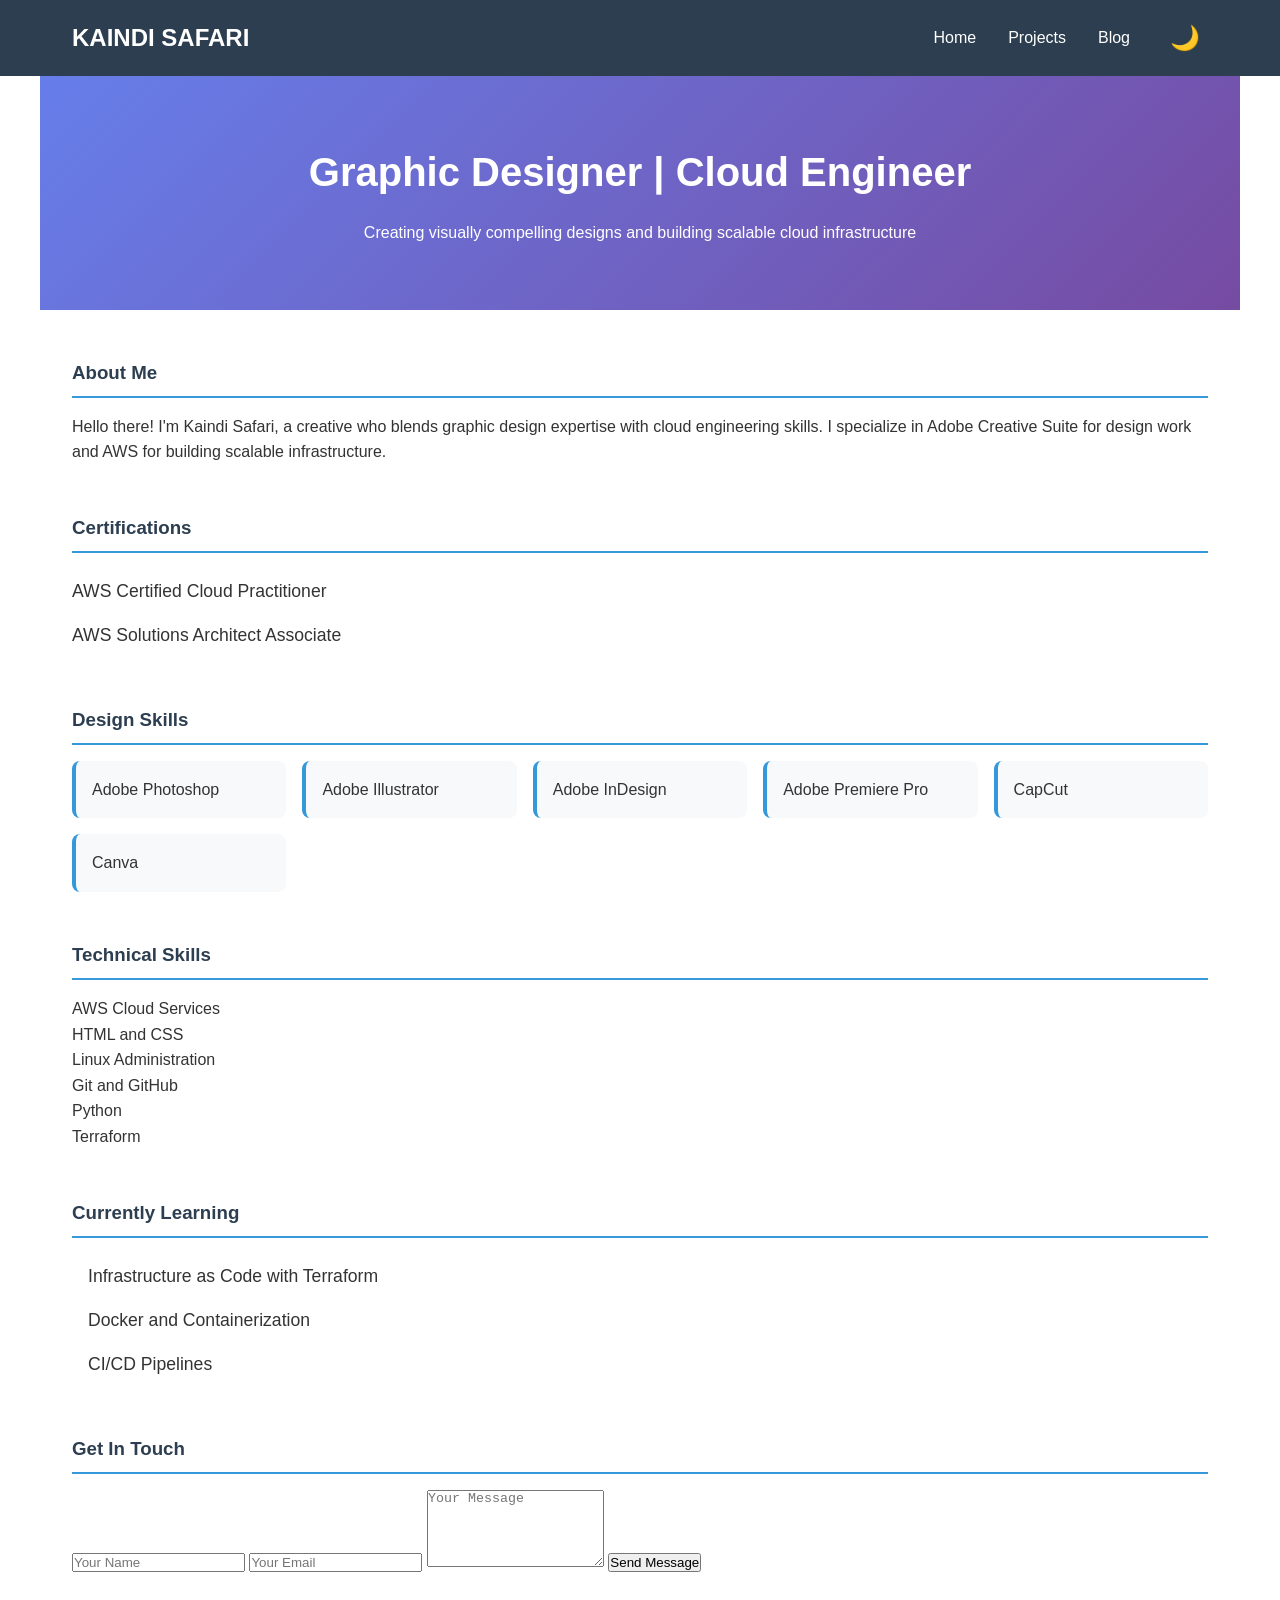
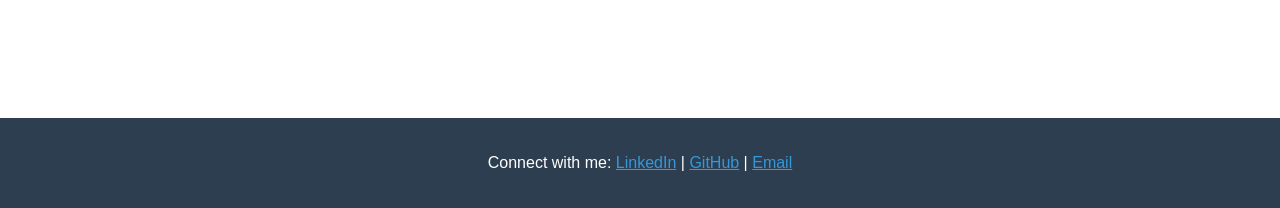
<file: index.html>
<!DOCTYPE html>
<html lang="en">
<head>
    <meta charset="UTF-8">
    <meta name="viewport" content="width=device-width, initial-scale=1.0">
    <title>Kaindi Safari - Graphic Designer and Cloud Engineer</title>
    <link rel="stylesheet" href="style.css">
</head>
<body>
    <header>
        <nav>
            <h1>KAINDI SAFARI</h1>
            <ul>
                <li><a href="index.html">Home</a></li>
                <li><a href="projects.html">Projects</a></li>
                <li><a href="blog.html">Blog</a></li>
                <li><button id="darkModeToggle">🌙</button></li>
            </ul>
        </nav>
    </header>

    <main>
        <section class="hero">
            <h2>Graphic Designer | Cloud Engineer</h2>
            <p>Creating visually compelling designs and building scalable cloud infrastructure</p>
        </section>

        <section class="about">
            <h3>About Me</h3>
            <p>Hello there! I'm Kaindi Safari, a creative who blends graphic design expertise with cloud engineering skills. I specialize in Adobe Creative Suite for design work and AWS for building scalable infrastructure.</p>
        </section>

        <section class="certifications">
            <h3>Certifications</h3>
            <ul>
                <li> AWS Certified Cloud Practitioner</li>
                <li> AWS Solutions Architect Associate</li>
            </ul>
        </section>

        <section class="skills">
            <h3>Design Skills</h3>
            <div class="skills-grid">
                <div class="skill-item"> Adobe Photoshop</div>
                <div class="skill-item"> Adobe Illustrator</div>
                <div class="skill-item"> Adobe InDesign</div>
                <div class="skill-item"> Adobe Premiere Pro</div>
                <div class="skill-item"> CapCut</div>
                <div class="skill-item"> Canva</div>
            </div>
        </section>

        <section class="skills-bars">
            <h3>Technical Skills</h3>
            <div class="skill-bar">
                <div class="skill-name">AWS Cloud Services</div>
                <div class="bar">
                    <div class="progress" style="width: 60%"></div>
                </div>
            </div>
            <div class="skill-bar">
                <div class="skill-name">HTML and CSS</div>
                <div class="bar">
                    <div class="progress" style="width: 70%"></div>
                </div>
            </div>
            <div class="skill-bar">
                <div class="skill-name">Linux Administration</div>
                <div class="bar">
                    <div class="progress" style="width: 50%"></div>
                </div>
            </div>
            <div class="skill-bar">
                <div class="skill-name">Git and GitHub</div>
                <div class="bar">
                    <div class="progress" style="width: 65%"></div>
                </div>
            </div>
            <div class="skill-bar">
                <div class="skill-name">Python</div>
                <div class="bar">
                    <div class="progress" style="width: 40%"></div>
                </div>
            </div>
            <div class="skill-bar">
                <div class="skill-name">Terraform</div>
                <div class="bar">
                    <div class="progress" style="width: 30%"></div>
                </div>
            </div>
        </section>

        <section class="learning">
            <h3>Currently Learning</h3>
            <ul>
                <li> Infrastructure as Code with Terraform</li>
                <li> Docker and Containerization</li>
                <li> CI/CD Pipelines</li>
            </ul>
        </section>

        <section class="contact">
            <h3>Get In Touch</h3>
            <form class="contact-form">
                <input type="text" placeholder="Your Name" required>
                <input type="email" placeholder="Your Email" required>
                <textarea placeholder="Your Message" rows="5" required></textarea>
                <button type="submit">Send Message</button>
            </form>
        </section>
    </main>

    <footer>
        <p>Connect with me: <a href="https://linkedin.com/in/kaindisafari" target="_blank">LinkedIn</a> | <a href="https://github.com/kaindisafari" target="_blank">GitHub</a> | <a href="mailto:kaindisafari020@gmail.com">Email</a></p>
    </footer>

    <script>
        const toggle = document.getElementById('darkModeToggle');
        
        // Check if user previously selected dark mode
        if (localStorage.getItem('darkMode') === 'enabled') {
            document.body.classList.add('dark-mode');
            toggle.textContent = '☀️';
        }
        
        // Toggle dark mode
        toggle.addEventListener('click', () => {
            document.body.classList.toggle('dark-mode');
            
            if (document.body.classList.contains('dark-mode')) {
                toggle.textContent = '☀️';
                localStorage.setItem('darkMode', 'enabled');
            } else {
                toggle.textContent = '🌙';
                localStorage.setItem('darkMode', 'disabled');
            }
        });
    </script>
</body>
</html>
</file>
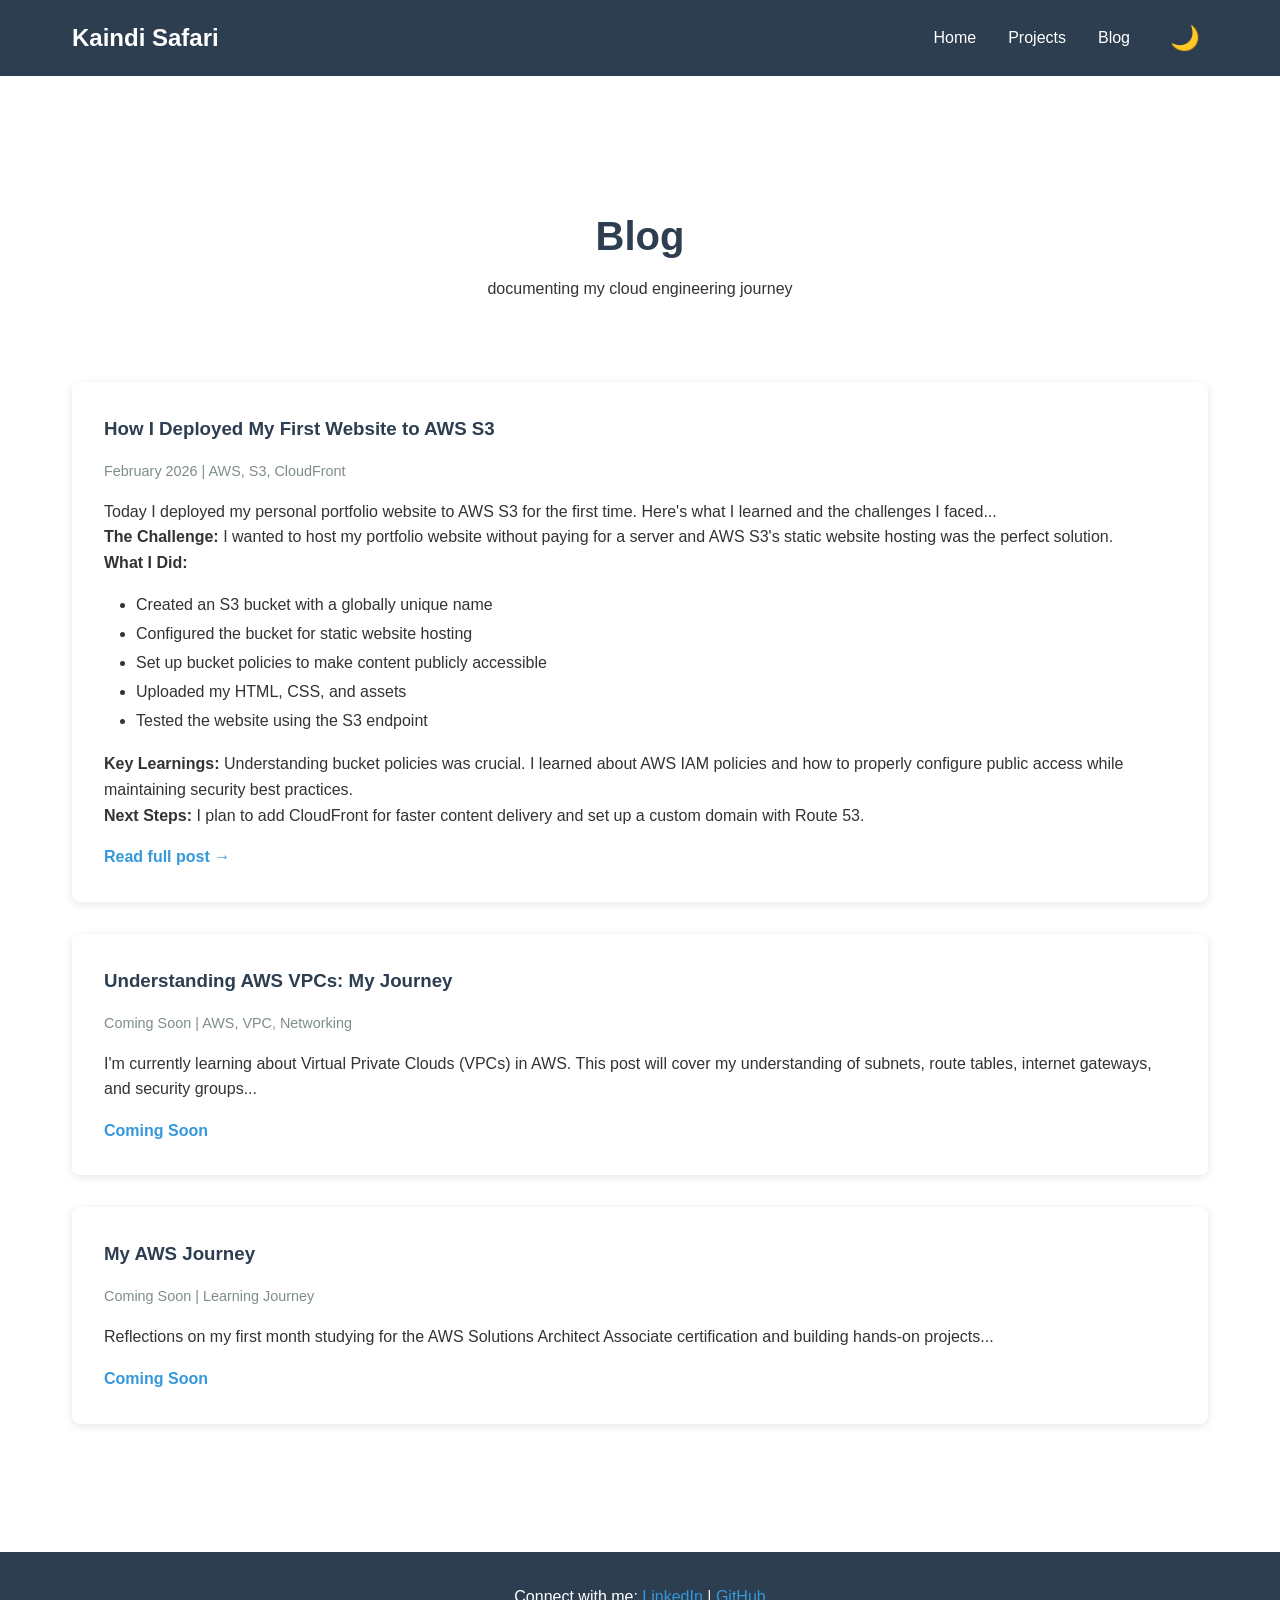
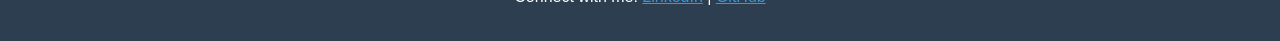
<file: blog.html>
<!DOCTYPE html>
<html lang="en">
<head>
    <meta charset="UTF-8">
    <meta name="viewport" content="width=device-width, initial-scale=1.0">
    <title>Blog - Kaindi Safari</title>
    <link rel="stylesheet" href="style.css">
</head>
<body>
    <header>
        <nav>
            <h1>Kaindi Safari</h1>
            <ul>
                <li><a href="index.html">Home</a></li>
                <li><a href="projects.html">Projects</a></li>
                <li><a href="blog.html">Blog</a></li>
                <li><button id="darkModeToggle">🌙</button></li>
            </ul>
        </nav>
    </header>

    <main>
        <section class="page-header">
            <h2>Blog</h2>
            <p> documenting my cloud engineering journey</p>
        </section>
        <article class="blog-post">
            <h3>How I Deployed My First Website to AWS S3</h3>
            <p class="post-meta">February 2026 | AWS, S3, CloudFront</p>
            <p>Today I deployed my personal portfolio website to AWS S3 for the first time. Here's what I learned and the challenges I faced...</p>
            <p><strong>The Challenge:</strong> I wanted to host my portfolio website without paying for a server and AWS S3's static website hosting was the perfect solution.</p>
            <p><strong>What I Did:</strong></p>
            <ul>
                <li>Created an S3 bucket with a globally unique name</li>
                <li>Configured the bucket for static website hosting</li>
                <li>Set up bucket policies to make content publicly accessible</li>
                <li>Uploaded my HTML, CSS, and assets</li>
                <li>Tested the website using the S3 endpoint</li>
            </ul>
            <p><strong>Key Learnings:</strong> Understanding bucket policies was crucial. I learned about AWS IAM policies and how to properly configure public access while maintaining security best practices.</p>
            <p><strong>Next Steps:</strong> I plan to add CloudFront for faster content delivery and set up a custom domain with Route 53.</p>
            <a href="#" class="read-more">Read full post →</a>
        </article>

        <article class="blog-post">
            <h3>Understanding AWS VPCs: My Journey</h3>
            <p class="post-meta">Coming Soon |  AWS, VPC, Networking</p>
            <p>I'm currently learning about Virtual Private Clouds (VPCs) in AWS. This post will cover my understanding of subnets, route tables, internet gateways, and security groups...</p>
            <a href="#" class="read-more">Coming Soon</a>
        </article>

        <article class="blog-post">
            <h3>My AWS Journey</h3>
            <p class="post-meta"> Coming Soon |  Learning Journey</p>
            <p>Reflections on my first month studying for the AWS Solutions Architect Associate certification and building hands-on projects...</p>
            <a href="#" class="read-more">Coming Soon</a>
        </article>
    </main>

    <footer>
        <p>Connect with me: <a href="https://linkedin.com/in/kaindisafari">LinkedIn</a> | <a href="https://github.com/kaindisafari">GitHub</a></p>
    </footer>
    <script>
        const toggle = document.getElementById('darkModeToggle');
        
        // Check if user previously selected dark mode
        if (localStorage.getItem('darkMode') === 'enabled') {
            document.body.classList.add('dark-mode');
            toggle.textContent = '☀️';
        }
        
        // Toggle dark mode
        toggle.addEventListener('click', () => {
            document.body.classList.toggle('dark-mode');
            
            if (document.body.classList.contains('dark-mode')) {
                toggle.textContent = '☀️';
                localStorage.setItem('darkMode', 'enabled');
            } else {
                toggle.textContent = '🌙';
                localStorage.setItem('darkMode', 'disabled');
            }
        });
    </script>
</body>
</html>
</file>
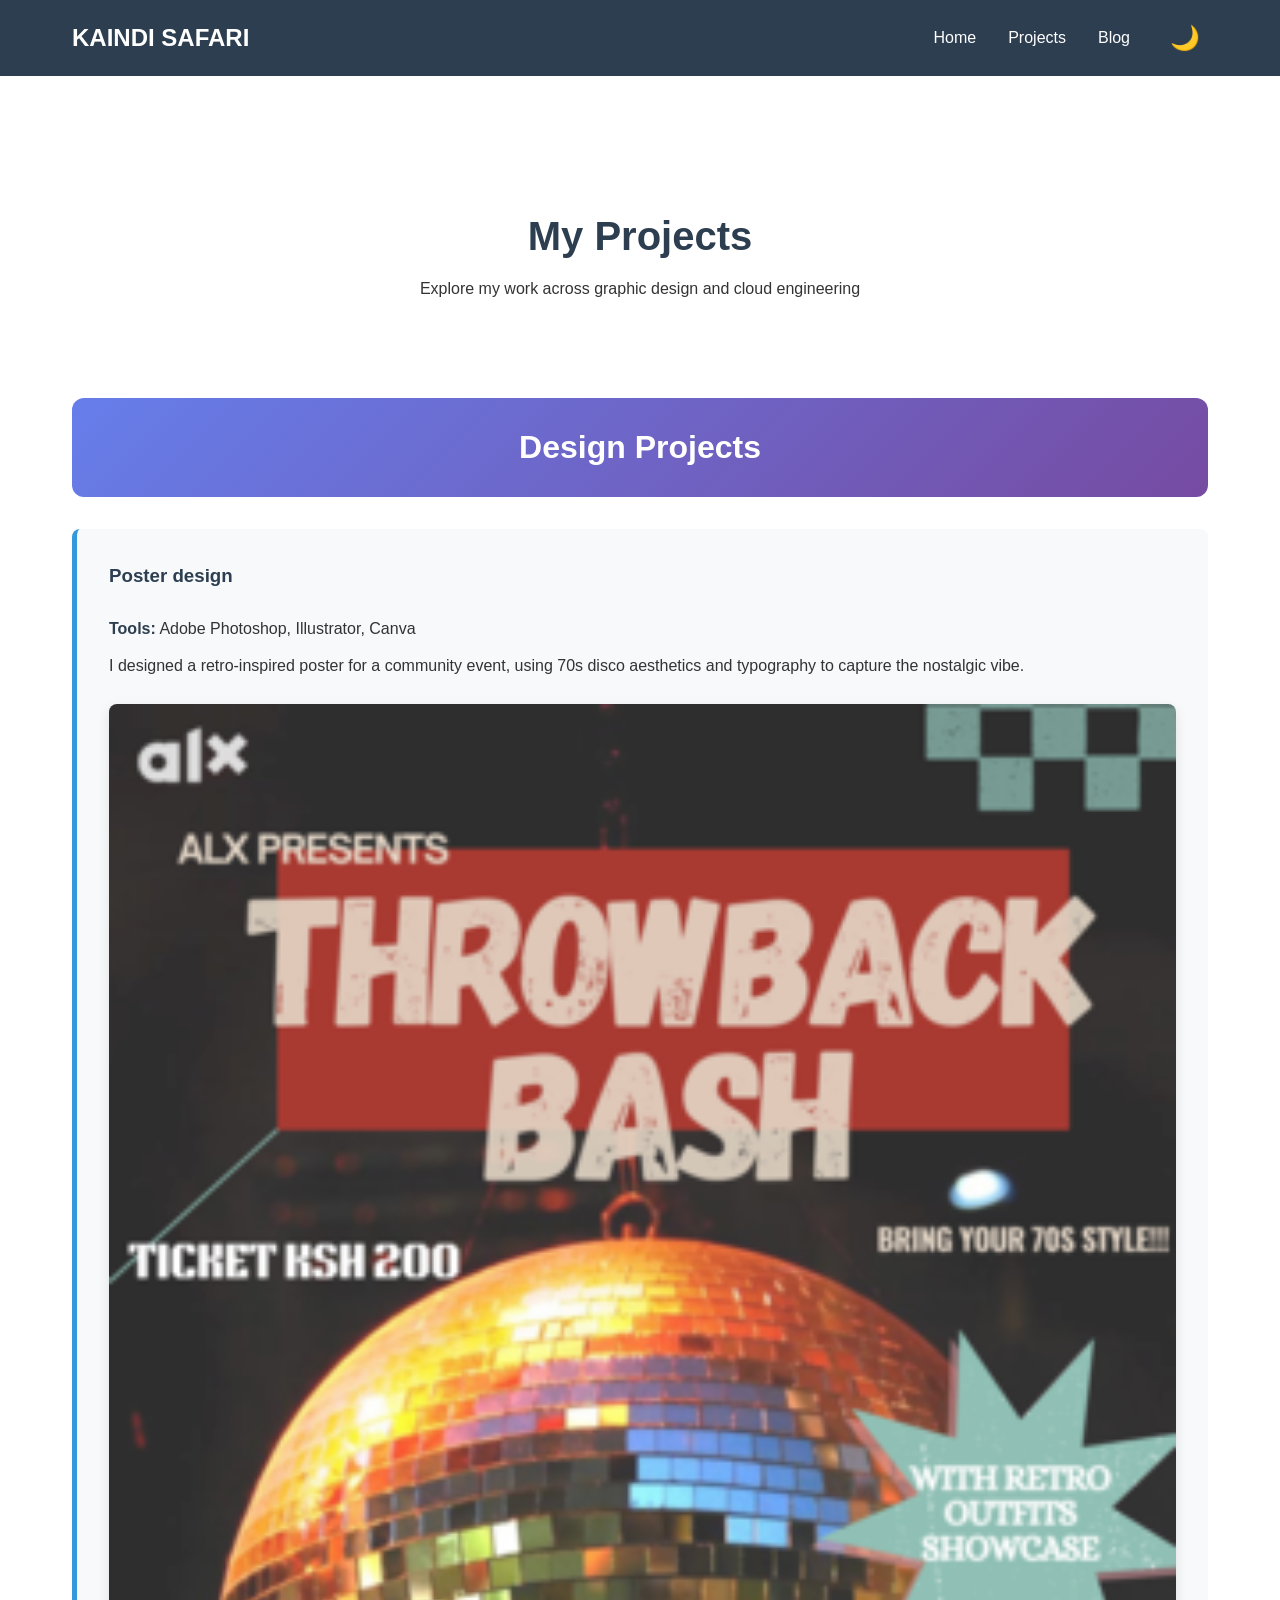
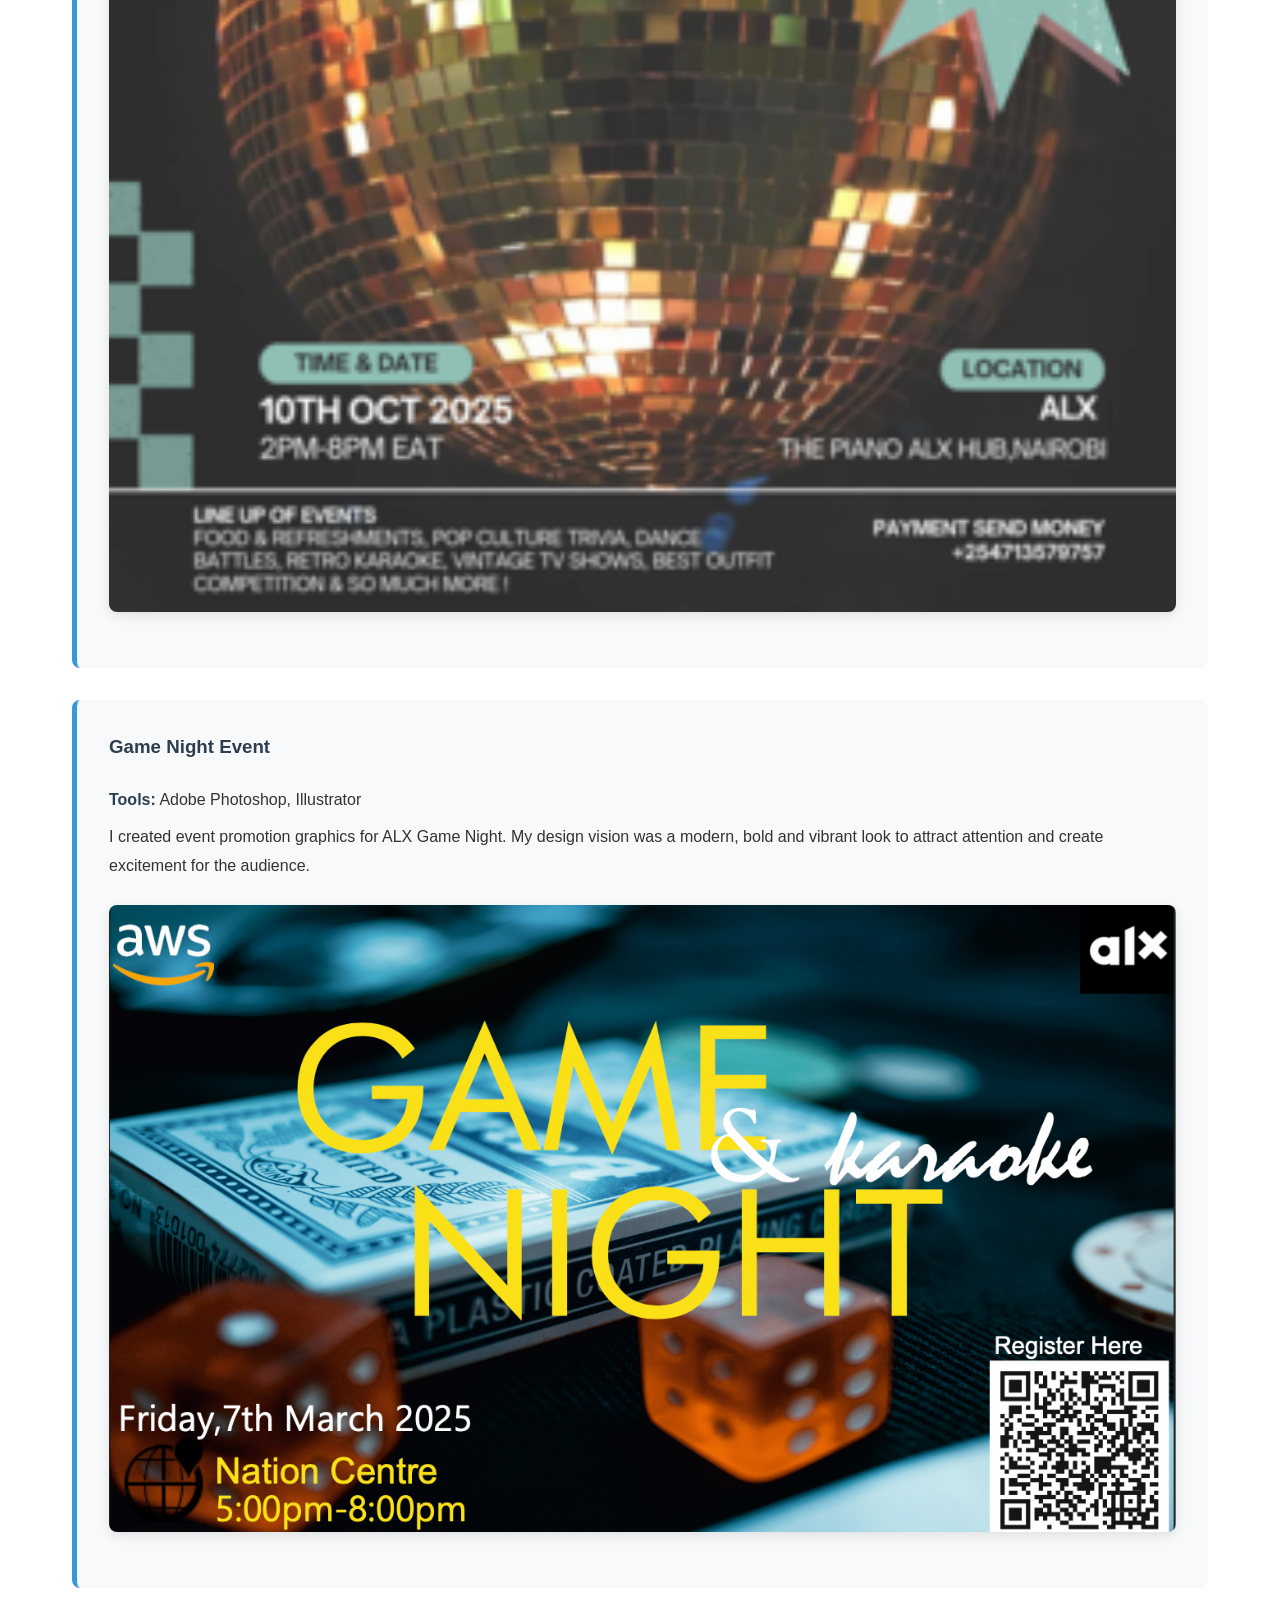
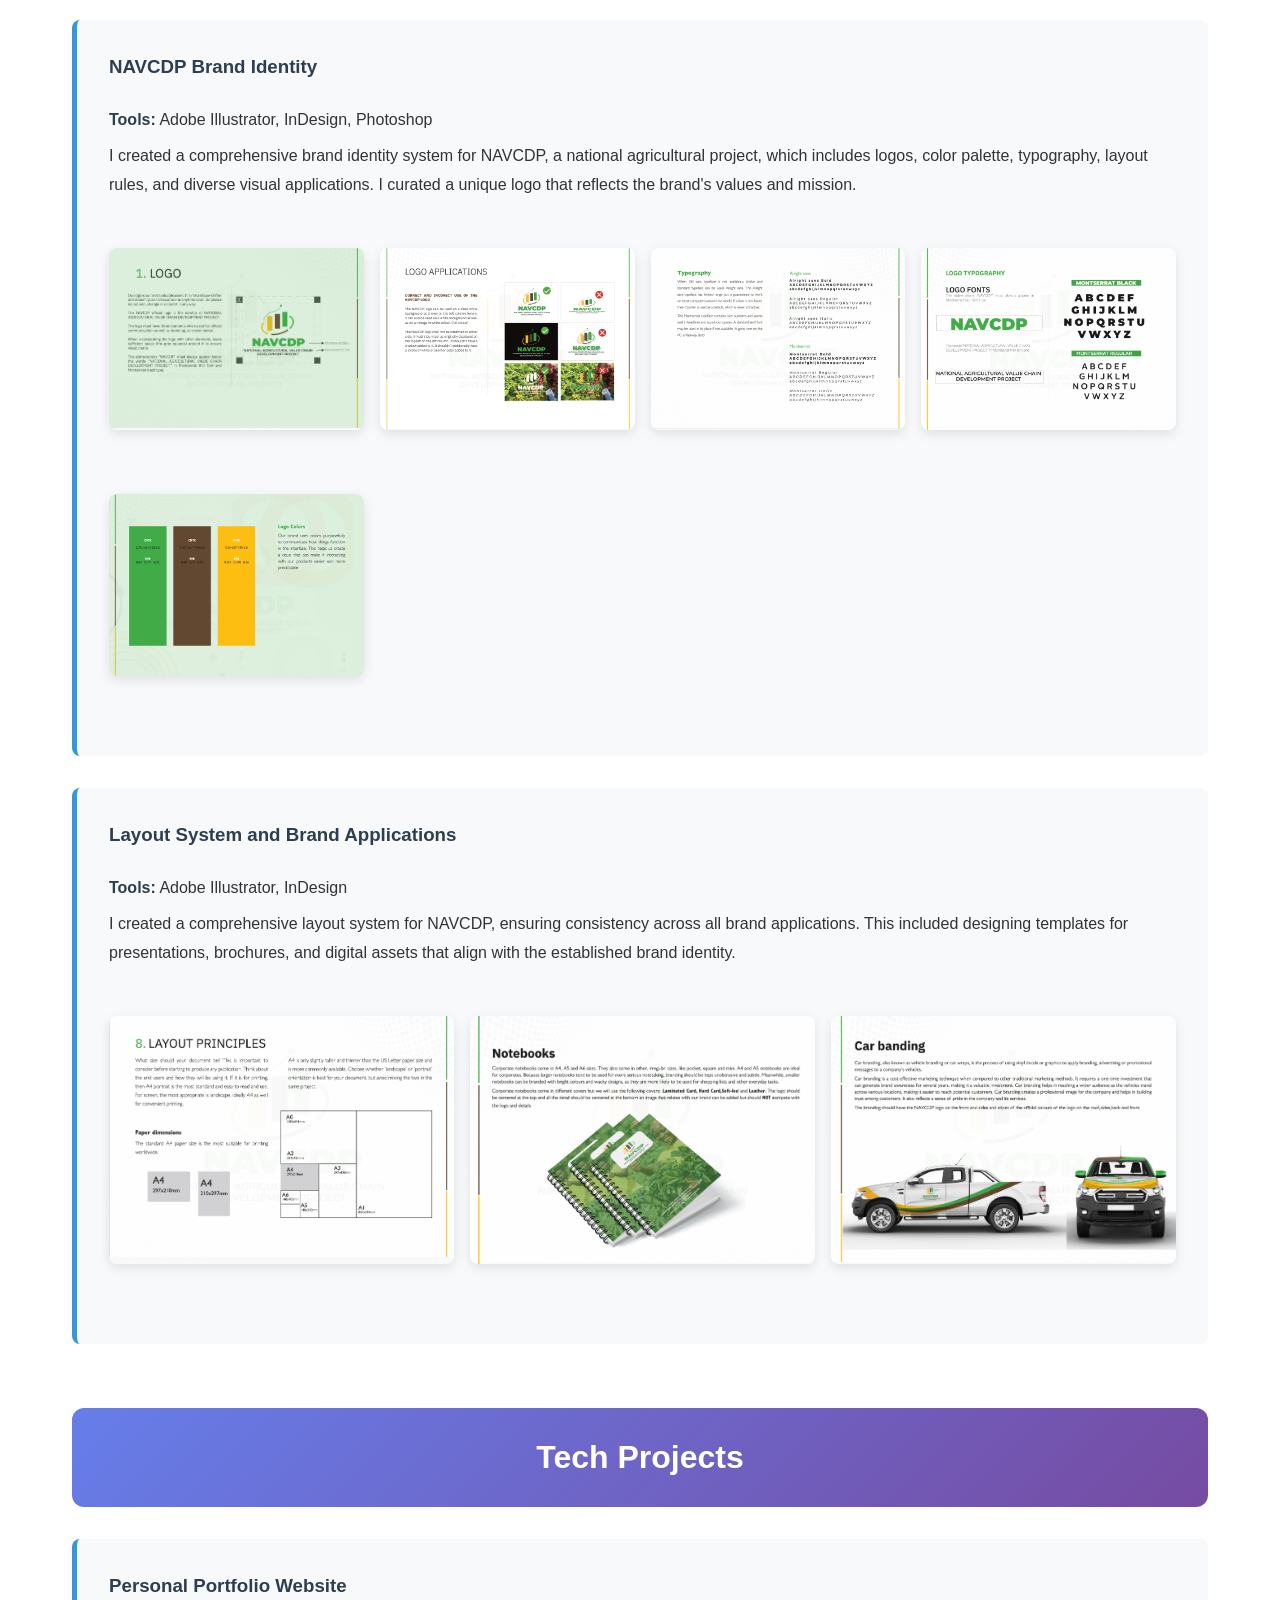
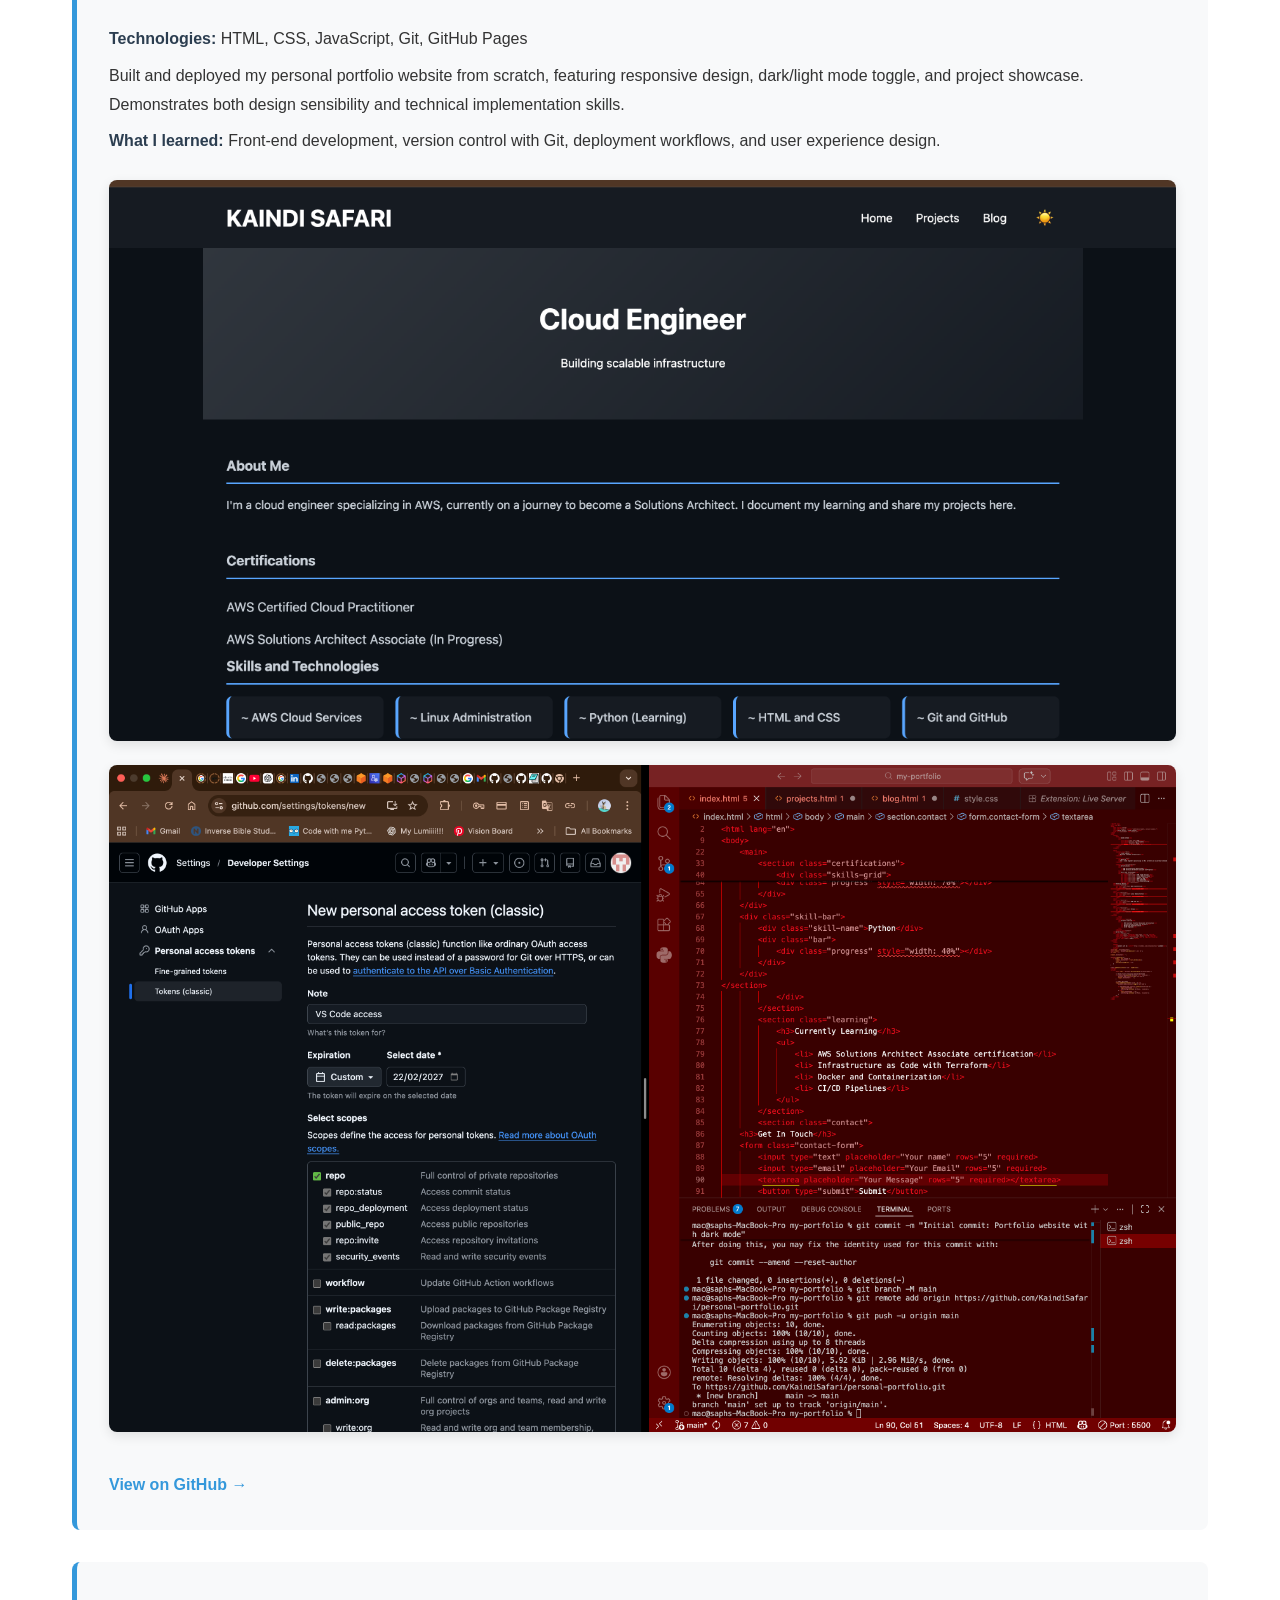
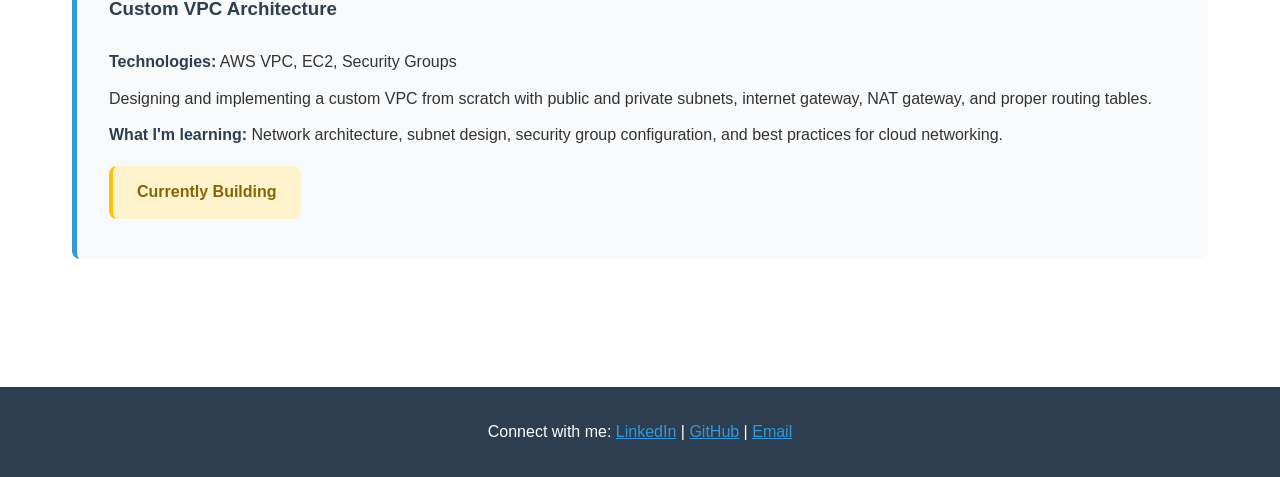
<file: projects.html>
<!DOCTYPE html>
<html lang="en">
<head>
    <meta charset="UTF-8">
    <meta name="viewport" content="width=device-width, initial-scale=1.0">
    <title>Projects - Kaindi Safari</title>
    <link rel="stylesheet" href="style.css">
</head>
<body>
    <header>
        <nav>
            <h1>KAINDI SAFARI</h1>
            <ul>
                <li><a href="index.html">Home</a></li>
                <li><a href="projects.html">Projects</a></li>
                <li><a href="blog.html">Blog</a></li>
                <li><button id="darkModeToggle">🌙</button></li>
            </ul>
        </nav>
    </header>

    <main>
        <section class="page-header">
            <h2>My Projects</h2>
            <p>Explore my work across graphic design and cloud engineering</p>
        </section>

        <!-- DESIGN PROJECTS SECTION -->
        <div class="project-section-header">
            <h2>Design Projects</h2>
        </div>

        <section class="project">
            <h3>Poster design</h3>
            <p><strong>Tools:</strong> Adobe Photoshop, Illustrator, Canva</p>
            <p>I designed a retro-inspired poster for a community event, using 70s disco aesthetics and typography to capture the nostalgic vibe.</p>
            <div class="project-image">
                <img src="images/throwback bash.png" alt="ALX Throwback Bash poster design">
            </div>
        </section>

        <section class="project">
            <h3>Game Night Event</h3>
            <p><strong>Tools:</strong> Adobe Photoshop, Illustrator</p>
            <p>I created event promotion graphics for ALX Game Night. My design vision was a modern, bold and vibrant look to attract attention and create excitement for the audience.</p>
            <div class="project-image">
                <img src="images/game night.png" alt="Game Night event graphics">
            </div>
        </section>

        <section class="project">
            <h3>NAVCDP Brand Identity</h3>
            <p><strong>Tools:</strong> Adobe Illustrator, InDesign, Photoshop</p>
            <p>I created a comprehensive brand identity system for NAVCDP, a national agricultural project, which includes logos, color palette, typography, layout rules, and diverse visual applications. I curated a unique logo that reflects the brand's values and mission.</p>
            <div class="project-images-grid">
                <div class="project-image">
                    <img src="images/design logo.png" alt="Logo design concepts">
                </div>
                <div class="project-image">
                    <img src="images/design logo 2.png" alt="Logo design concepts">
                </div>
                <div class="project-image">
                    <img src="images/typography 1.png" alt="Typography design 1">
                </div>
                <div class="project-image">
                    <img src="images/typography 2.png" alt="Typography design 2">
                </div>
                <div class="project-image">
                    <img src="images/logo colors.png" alt="Color palette design">
                </div>
            </div>
        </section>

        <section class="project">
            <h3>Layout System and Brand Applications</h3>
            <p><strong>Tools:</strong> Adobe Illustrator, InDesign</p>
            <p>I created a comprehensive layout system for NAVCDP, ensuring consistency across all brand applications. This included designing templates for presentations, brochures, and digital assets that align with the established brand identity.</p>
            <div class="project-images-grid">
                <div class="project-image">
                    <img src="images/layout principle.png" alt="Brand layout examples">
                </div>
                <div class="project-image">
                    <img src="images/example 2.png" alt="Brand application examples">
                </div>
                <div class="project-image">
                    <img src="images/example 3.png" alt="Brand application examples">
                </div>
            </div>
        </section>

        <!-- TECH PROJECTS SECTION -->
        <div class="project-section-header">
            <h2>Tech Projects</h2>
        </div>

        <section class="project">
            <h3>Personal Portfolio Website</h3>
            <p><strong>Technologies:</strong> HTML, CSS, JavaScript, Git, GitHub Pages</p>
            <p>Built and deployed my personal portfolio website from scratch, featuring responsive design, dark/light mode toggle, and project showcase. Demonstrates both design sensibility and technical implementation skills.</p>
            <p><strong>What I learned:</strong> Front-end development, version control with Git, deployment workflows, and user experience design.</p>
            <div class="project-image">
                <img src="images/my-portfolio1.png" alt="Portfolio website light mode">
            </div>
            <div class="project-image">
                <img src="images/my-portfolio2.png" alt="Portfolio website dark mode">
            </div>
            <a href="https://github.com/KaindiSafari/personal-portfolio" class="project-link" target="_blank">View on GitHub →</a>
        </section>

        <section class="project">
            <h3>Custom VPC Architecture</h3>
            <p><strong>Technologies:</strong> AWS VPC, EC2, Security Groups</p>
            <p>Designing and implementing a custom VPC from scratch with public and private subnets, internet gateway, NAT gateway, and proper routing tables.</p>
            <p><strong>What I'm learning:</strong> Network architecture, subnet design, security group configuration, and best practices for cloud networking.</p>
            <p class="project-status">Currently Building</p>
        </section>

    </main>

    <footer>
        <p>Connect with me: <a href="https://linkedin.com/in/kaindisafari" target="_blank">LinkedIn</a> | <a href="https://github.com/kaindisafari" target="_blank">GitHub</a> | <a href="mailto:kaindisafari020@gmail.com">Email</a></p>
    </footer>

    <script>
        const toggle = document.getElementById('darkModeToggle');
        
        if (localStorage.getItem('darkMode') === 'enabled') {
            document.body.classList.add('dark-mode');
            toggle.textContent = '☀️';
        }
        
        toggle.addEventListener('click', () => {
            document.body.classList.toggle('dark-mode');
            
            if (document.body.classList.contains('dark-mode')) {
                toggle.textContent = '☀️';
                localStorage.setItem('darkMode', 'enabled');
            } else {
                toggle.textContent = '🌙';
                localStorage.setItem('darkMode', 'disabled');
            }
        });
    </script>
</body>
</html>
</file>
<file: style.css>
* {
    margin: 0;
    padding: 0;
    box-sizing: border-box;
}

html {
    scroll-behavior: smooth;
}

body {
    font-family: -apple-system, BlinkMacSystemFont, 'Segoe UI', sans-serif;
    line-height: 1.6;
    color: #333;
    transition: background-color 0.3s, color 0.3s;
}

header {
    background: #2c3e50;
    color: white;
    padding: 1rem 0;
    transition: background-color 0.3s;
}

nav {
    max-width: 1200px;
    margin: 0 auto;
    padding: 0 2rem;
    display: flex;
    justify-content: space-between;
    align-items: center;
}

nav ul {
    display: flex;
    list-style: none;
    gap: 2rem;
    align-items: center;
}

nav a {
    color: white;
    text-decoration: none;
}

nav a:hover {
    color: #3498db;
}

/* Dark Mode Toggle Button */
#darkModeToggle {
    background: none;
    border: none;
    font-size: 1.5rem;
    cursor: pointer;
    padding: 0.5rem;
    transition: transform 0.3s;
}

#darkModeToggle:hover {
    transform: scale(1.2);
}

main {
    max-width: 1200px;
    margin: 0 auto;
    padding: 2rem;
}

.hero {
    text-align: center;
    padding: 4rem 0;
    background: linear-gradient(135deg, #667eea 0%, #764ba2 100%);
    color: white;
    margin: -2rem -2rem 2rem -2rem;
    transition: background 0.3s;
}

.hero h2 {
    font-size: 2.5rem;
    margin-bottom: 1rem;
}

section {
    margin: 3rem 0;
}

h3 {
    color: #2c3e50;
    margin-bottom: 1rem;
    border-bottom: 2px solid #3498db;
    padding-bottom: 0.5rem;
    transition: color 0.3s, border-color 0.3s;
}

.certifications ul {
    list-style: none;
    font-size: 1.1rem;
}

.certifications li {
    padding: 0.5rem 0;
}

footer {
    background: #2c3e50;
    color: white;
    text-align: center;
    padding: 2rem;
    margin-top: 4rem;
    transition: background-color 0.3s;
}

footer a {
    color: #3498db;
}

.skills-grid {
    display: grid;
    grid-template-columns: repeat(auto-fit, minmax(200px, 1fr));
    gap: 1rem;
    margin-top: 1rem;
}

.skill-item {
    background: #f8f9fa;
    padding: 1rem;
    border-radius: 8px;
    border-left: 4px solid #3498db;
    font-weight: 500;
    transition: background-color 0.3s, color 0.3s;
}

.learning ul {
    list-style: none;
    font-size: 1.1rem;
}

.learning li {
    padding: 0.5rem 0;
    padding-left: 1rem;
}

.page-header {
    text-align: center;
    padding: 3rem 0 2rem 0;
}

.page-header h2 {
    font-size: 2.5rem;
    color: #2c3e50;
    margin-bottom: 0.5rem;
    transition: color 0.3s;
}

.project {
    background: #f8f9fa;
    padding: 2rem;
    margin: 2rem 0;
    border-radius: 8px;
    border-left: 5px solid #3498db;
    transition: background-color 0.3s, color 0.3s;
}

.project h3 {
    color: #2c3e50;
    border: none;
    margin-bottom: 1rem;
}

.project p {
    margin: 0.5rem 0;
    line-height: 1.8;
}

.project strong {
    color: #2c3e50;
}

.project-link {
    display: inline-block;
    margin-top: 1rem;
    color: #3498db;
    text-decoration: none;
    font-weight: 600;
    transition: color 0.3s;
}

.project-link:hover {
    color: #2980b9;
}

.blog-post {
    background: white;
    padding: 2rem;
    margin: 2rem 0;
    border-radius: 8px;
    box-shadow: 0 2px 8px rgba(0,0,0,0.1);
    transition: background-color 0.3s, color 0.3s, box-shadow 0.3s;
}

.blog-post h3 {
    color: #2c3e50;
    border: none;
    margin-bottom: 0.5rem;
}

.post-meta {
    color: #7f8c8d;
    font-size: 0.9rem;
    margin-bottom: 1rem;
}

.blog-post ul {
    margin: 1rem 0 1rem 2rem;
    line-height: 1.8;
}

.read-more {
    display: inline-block;
    margin-top: 1rem;
    color: #3498db;
    text-decoration: none;
    font-weight: 600;
}

.read-more:hover {
    color: #2980b9;
}

/* ========== DARK MODE STYLES ========== */

body.dark-mode {
    background: #0d1117;
    color: #c9d1d9;
}

body.dark-mode header {
    background: #161b22;
}

body.dark-mode .hero {
    background: linear-gradient(135deg, #30363d 0%, #161b22 100%);
}

body.dark-mode h3 {
    color: #c9d1d9;
    border-bottom-color: #58a6ff;
}

body.dark-mode .skill-item {
    background: #161b22;
    color: #c9d1d9;
    border-left-color: #58a6ff;
}

body.dark-mode .project {
    background: #161b22;
    color: #c9d1d9;
    border-left-color: #58a6ff;
}

body.dark-mode .project h3 {
    color: #c9d1d9;
}

body.dark-mode .project strong {
    color: #c9d1d9;
}

body.dark-mode .blog-post {
    background: #161b22;
    color: #c9d1d9;
    box-shadow: 0 2px 8px rgba(0,0,0,0.5);
}

body.dark-mode .blog-post h3 {
    color: #c9d1d9;
}

body.dark-mode footer {
    background: #161b22;
}

body.dark-mode .page-header h2 {
    color: #c9d1d9;
}
/* Project Images */
.project-image {
    margin: 1.5rem 0;
    border-radius: 8px;
    overflow: hidden;
    box-shadow: 0 4px 12px rgba(0,0,0,0.1);
}

.project-image img {
    width: 100%;
    height: auto;
    display: block;
    transition: transform 0.3s;
}

.project-image:hover img {
    transform: scale(1.02);
}

/* Dark mode adjustments for images */
body.dark-mode .project-image {
    box-shadow: 0 4px 12px rgba(0,0,0,0.5);
}
/* Project Section Headers */
.project-section-header {
    margin: 4rem 0 2rem 0;
    padding: 1.5rem;
    background: linear-gradient(135deg, #667eea 0%, #764ba2 100%);
    border-radius: 12px;
    text-align: center;
}

.project-section-header h2 {
    color: white;
    margin: 0;
    font-size: 2rem;
}

/* Project Images Grid for Multiple Images */
.project-images-grid {
    display: grid;
    grid-template-columns: repeat(auto-fit, minmax(250px, 1fr));
    gap: 1rem;
    margin: 1.5rem 0;
}

/* Project Status Badge */
.project-status {
    display: inline-block;
    margin-top: 1rem;
    padding: 0.75rem 1.5rem;
    background: #fff3cd;
    border-left: 4px solid #ffc107;
    border-radius: 8px;
    color: #856404;
    font-weight: 600;
}

/* Dark Mode Updates */
body.dark-mode .project-section-header {
    background: linear-gradient(135deg, #434343 0%, #1a1a1a 100%);
}

body.dark-mode .project-status {
    background: #2d2d2d;
    border-left-color: #ffc107;
    color: #ffc107;
}
</file>
